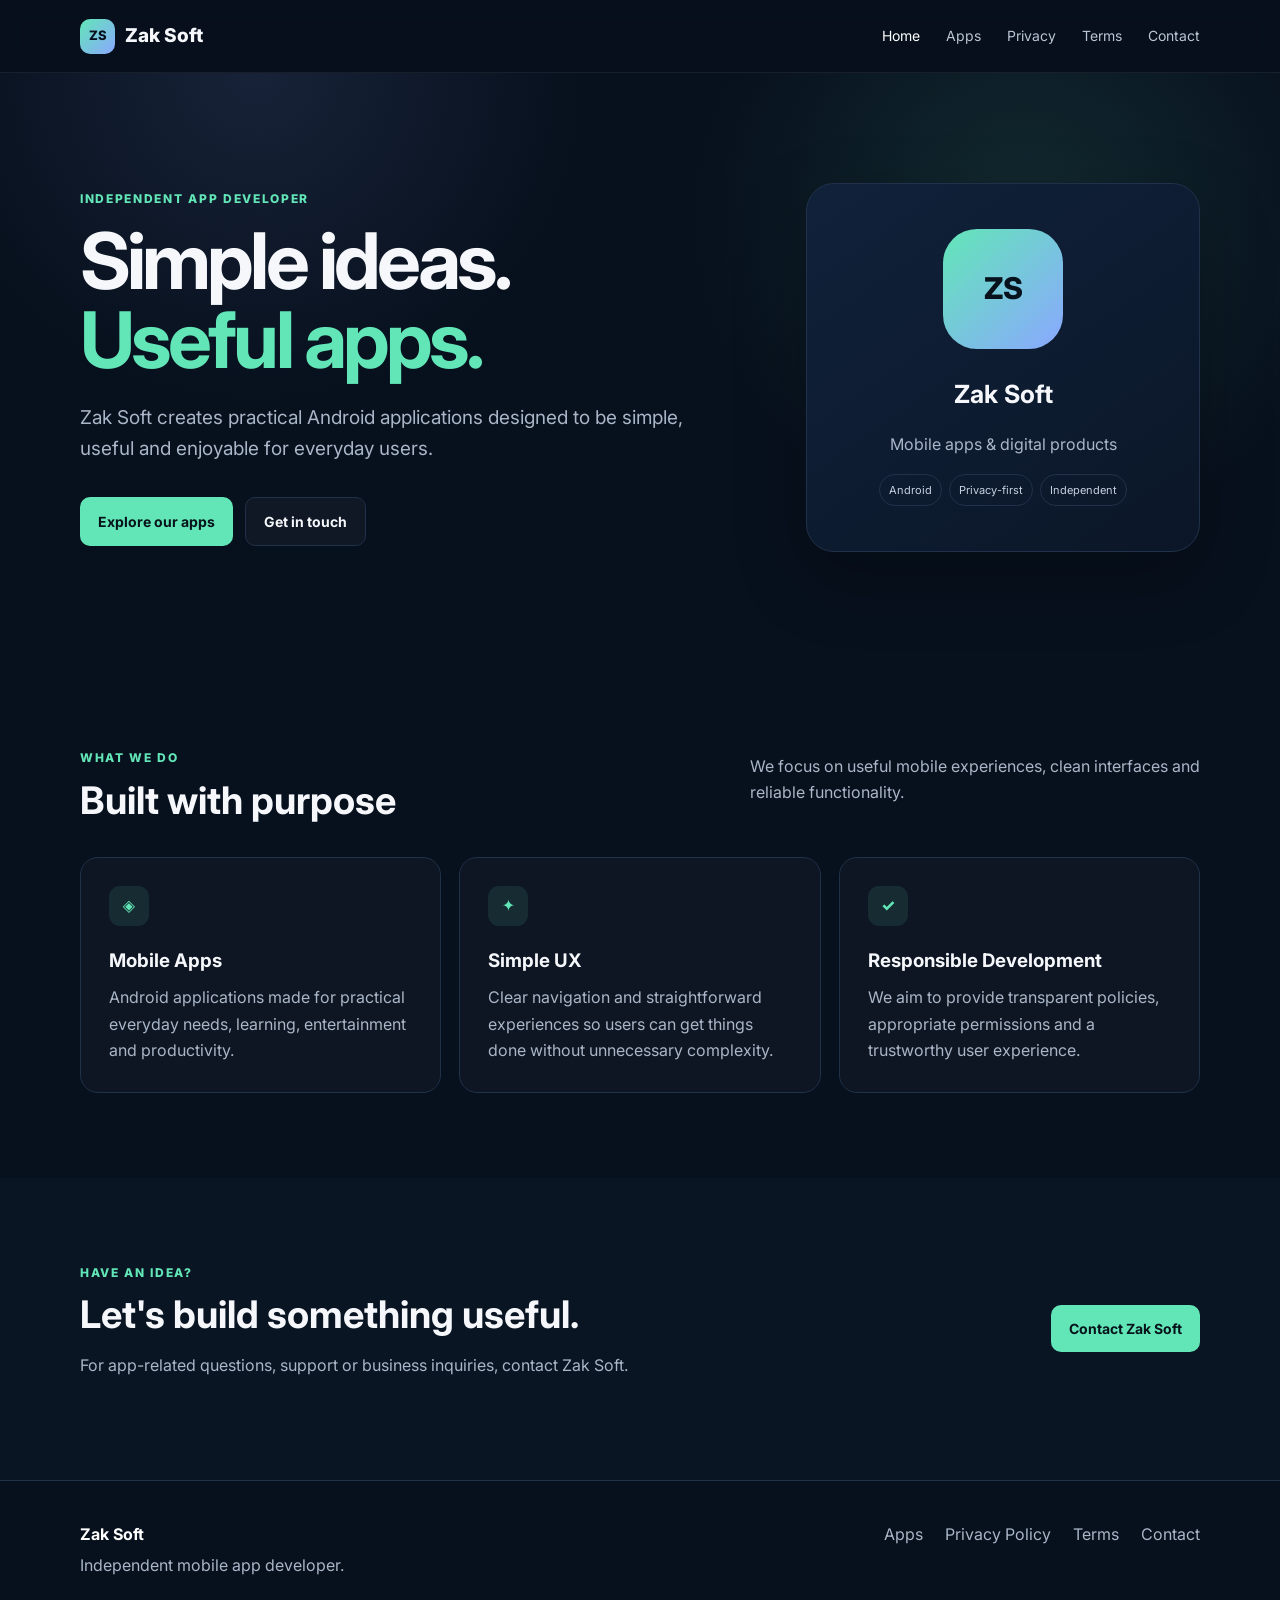
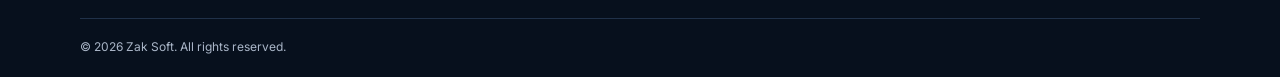
<file: index.html>
<!doctype html>
<html lang="en">
<head>
  <meta charset="utf-8">
  <meta name="viewport" content="width=device-width, initial-scale=1">
  <meta name="description" content="Zak Soft — independent software and mobile app developer.">
  <title>Zak Soft — Apps & Software</title>
  <link rel="stylesheet" href="assets/style.css">
</head>
<body>
<header class="site-header">
  <div class="container nav">
    <a class="brand" href="index.html"><span>ZS</span> Zak Soft</a>
    <button class="menu" aria-label="Open menu">☰</button>
    <nav>
      <a class="active" href="index.html">Home</a>
      <a href="apps.html">Apps</a>
      <a href="privacy.html">Privacy</a>
      <a href="terms.html">Terms</a>
      <a href="contact.html">Contact</a>
    </nav>
  </div>
</header>

<main>
<section class="hero">
  <div class="container hero-grid">
    <div>
      <div class="eyebrow">Independent app developer</div>
      <h1>Simple ideas.<br><span>Useful apps.</span></h1>
      <p class="lead">Zak Soft creates practical Android applications designed to be simple, useful and enjoyable for everyday users.</p>
      <div class="actions">
        <a class="btn primary" href="apps.html">Explore our apps</a>
        <a class="btn secondary" href="contact.html">Get in touch</a>
      </div>
    </div>
    <div class="hero-card">
      <div class="orb">ZS</div>
      <h3>Zak Soft</h3>
      <p>Mobile apps & digital products</p>
      <div class="mini-row"><span>Android</span><span>Privacy-first</span><span>Independent</span></div>
    </div>
  </div>
</section>

<section class="section">
  <div class="container">
    <div class="section-head">
      <div><div class="eyebrow">What we do</div><h2>Built with purpose</h2></div>
      <p>We focus on useful mobile experiences, clean interfaces and reliable functionality.</p>
    </div>
    <div class="cards three">
      <article class="card"><div class="icon">◈</div><h3>Mobile Apps</h3><p>Android applications made for practical everyday needs, learning, entertainment and productivity.</p></article>
      <article class="card"><div class="icon">✦</div><h3>Simple UX</h3><p>Clear navigation and straightforward experiences so users can get things done without unnecessary complexity.</p></article>
      <article class="card"><div class="icon">✓</div><h3>Responsible Development</h3><p>We aim to provide transparent policies, appropriate permissions and a trustworthy user experience.</p></article>
    </div>
  </div>
</section>

<section class="section soft">
  <div class="container cta">
    <div><div class="eyebrow">Have an idea?</div><h2>Let's build something useful.</h2><p>For app-related questions, support or business inquiries, contact Zak Soft.</p></div>
    <a class="btn primary" href="contact.html">Contact Zak Soft</a>
  </div>
</section>
</main>

<footer><div class="container footer-grid"><div><strong>Zak Soft</strong><p>Independent mobile app developer.</p></div><div class="footer-links"><a href="apps.html">Apps</a><a href="privacy.html">Privacy Policy</a><a href="terms.html">Terms</a><a href="contact.html">Contact</a></div></div><div class="container copyright">© 2026 Zak Soft. All rights reserved.</div></footer>
<script src="assets/script.js"></script>
</body>
</html>
</file>
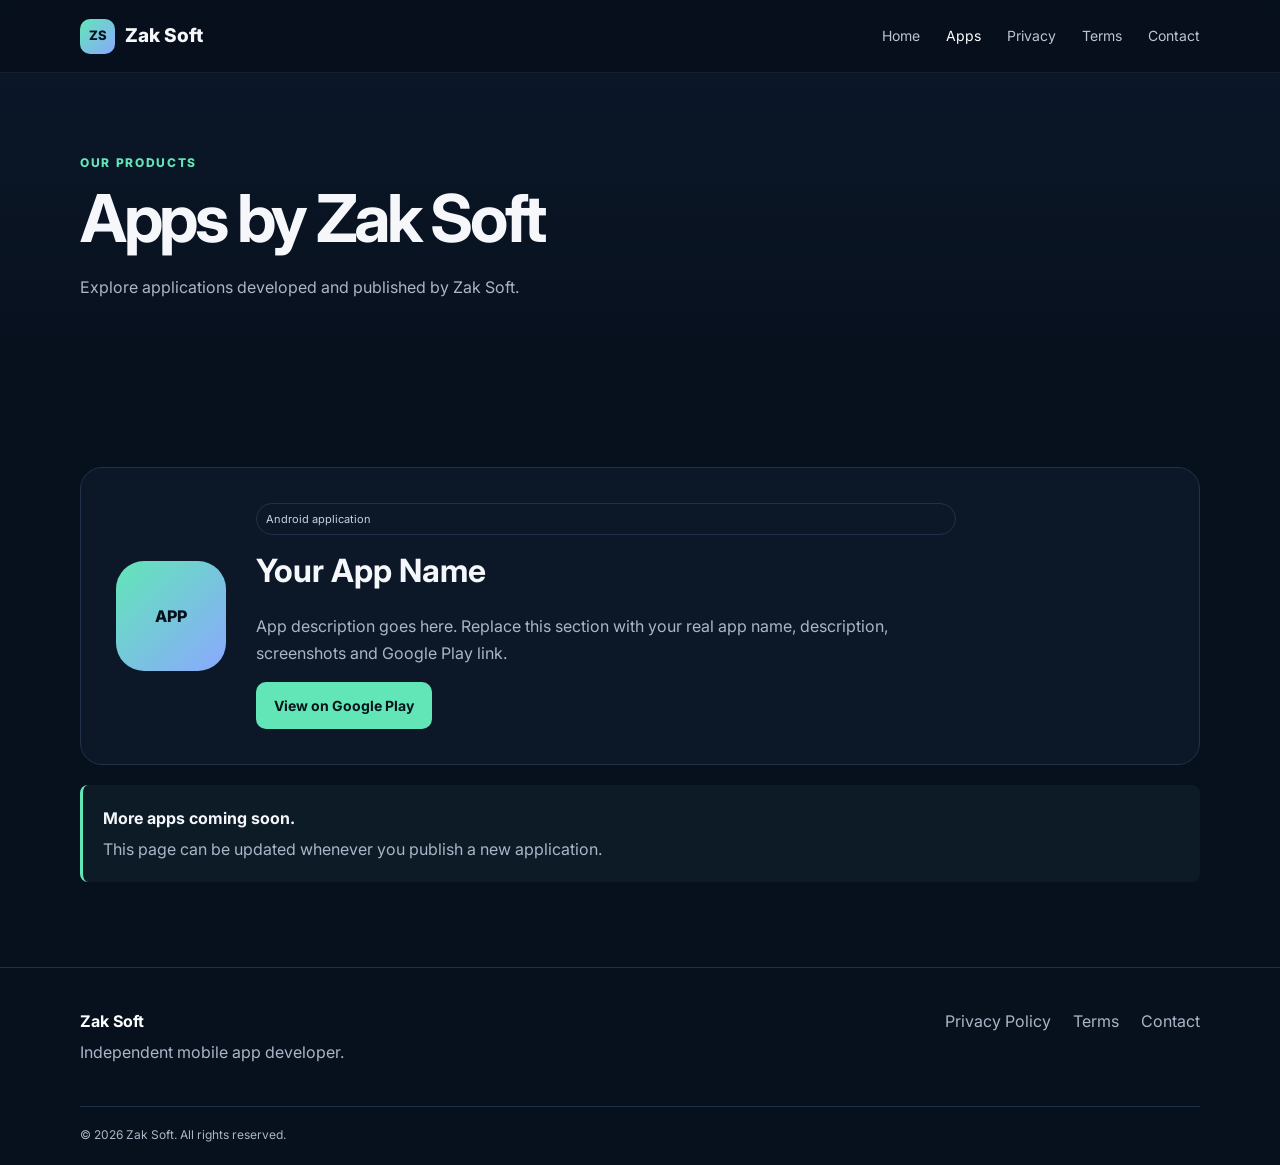
<file: apps.html>
<!doctype html>
<html lang="en"><head><meta charset="utf-8"><meta name="viewport" content="width=device-width, initial-scale=1"><meta name="description" content="Apps developed by Zak Soft."><title>Apps — Zak Soft</title><link rel="stylesheet" href="assets/style.css"></head>
<body>
<header class="site-header"><div class="container nav"><a class="brand" href="index.html"><span>ZS</span> Zak Soft</a><button class="menu" aria-label="Open menu">☰</button><nav><a href="index.html">Home</a><a class="active" href="apps.html">Apps</a><a href="privacy.html">Privacy</a><a href="terms.html">Terms</a><a href="contact.html">Contact</a></nav></div></header>
<main><section class="page-hero"><div class="container"><div class="eyebrow">Our products</div><h1>Apps by Zak Soft</h1><p>Explore applications developed and published by Zak Soft.</p></div></section>
<section class="section"><div class="container"><div class="app-card"><div class="app-logo">APP</div><div class="app-info"><div class="tag">Android application</div><h2>Your App Name</h2><p>App description goes here. Replace this section with your real app name, description, screenshots and Google Play link.</p><a class="btn primary" href="#" aria-label="Google Play link placeholder">View on Google Play</a></div></div>
<div class="notice"><strong>More apps coming soon.</strong><p>This page can be updated whenever you publish a new application.</p></div></div></section></main>
<footer><div class="container footer-grid"><div><strong>Zak Soft</strong><p>Independent mobile app developer.</p></div><div class="footer-links"><a href="privacy.html">Privacy Policy</a><a href="terms.html">Terms</a><a href="contact.html">Contact</a></div></div><div class="container copyright">© 2026 Zak Soft. All rights reserved.</div></footer><script src="assets/script.js"></script></body></html>
</file>
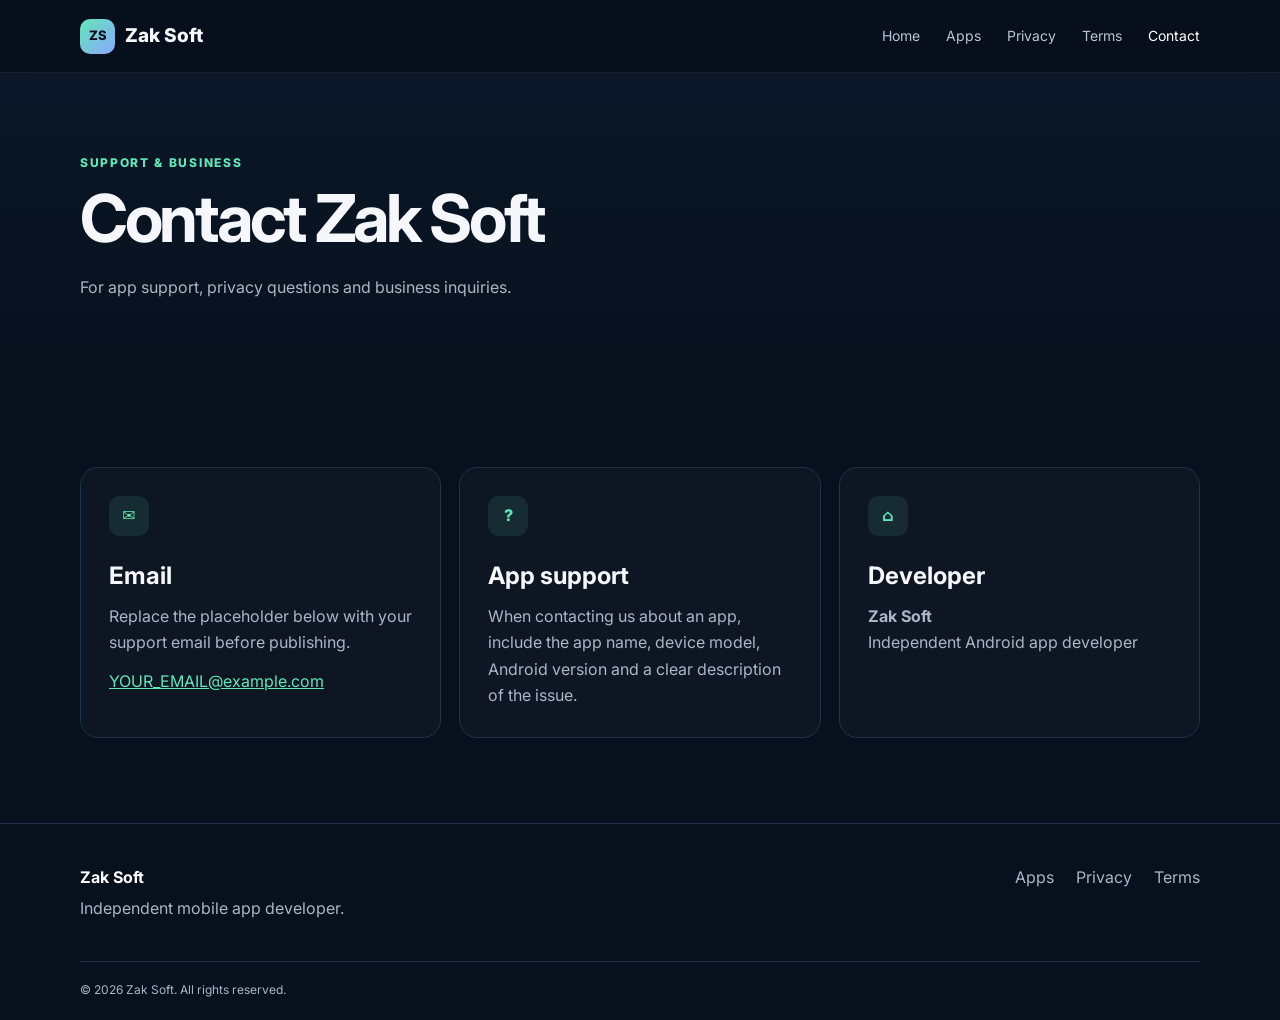
<file: contact.html>
<!doctype html>
<html lang="en"><head><meta charset="utf-8"><meta name="viewport" content="width=device-width, initial-scale=1"><meta name="description" content="Contact Zak Soft."><title>Contact — Zak Soft</title><link rel="stylesheet" href="assets/style.css"></head>
<body>
<header class="site-header"><div class="container nav"><a class="brand" href="index.html"><span>ZS</span> Zak Soft</a><button class="menu" aria-label="Open menu">☰</button><nav><a href="index.html">Home</a><a href="apps.html">Apps</a><a href="privacy.html">Privacy</a><a href="terms.html">Terms</a><a class="active" href="contact.html">Contact</a></nav></div></header>
<main><section class="page-hero"><div class="container"><div class="eyebrow">Support & business</div><h1>Contact Zak Soft</h1><p>For app support, privacy questions and business inquiries.</p></div></section>
<section class="section"><div class="container contact-grid">
<div class="card"><div class="icon">✉</div><h2>Email</h2><p>Replace the placeholder below with your support email before publishing.</p><a class="contact-link" href="mailto:YOUR_EMAIL@example.com">YOUR_EMAIL@example.com</a></div>
<div class="card"><div class="icon">?</div><h2>App support</h2><p>When contacting us about an app, include the app name, device model, Android version and a clear description of the issue.</p></div>
<div class="card"><div class="icon">⌂</div><h2>Developer</h2><p><strong>Zak Soft</strong><br>Independent Android app developer</p></div>
</div></div></section></main>
<footer><div class="container footer-grid"><div><strong>Zak Soft</strong><p>Independent mobile app developer.</p></div><div class="footer-links"><a href="apps.html">Apps</a><a href="privacy.html">Privacy</a><a href="terms.html">Terms</a></div></div><div class="container copyright">© 2026 Zak Soft. All rights reserved.</div></footer><script src="assets/script.js"></script></body></html>
</file>
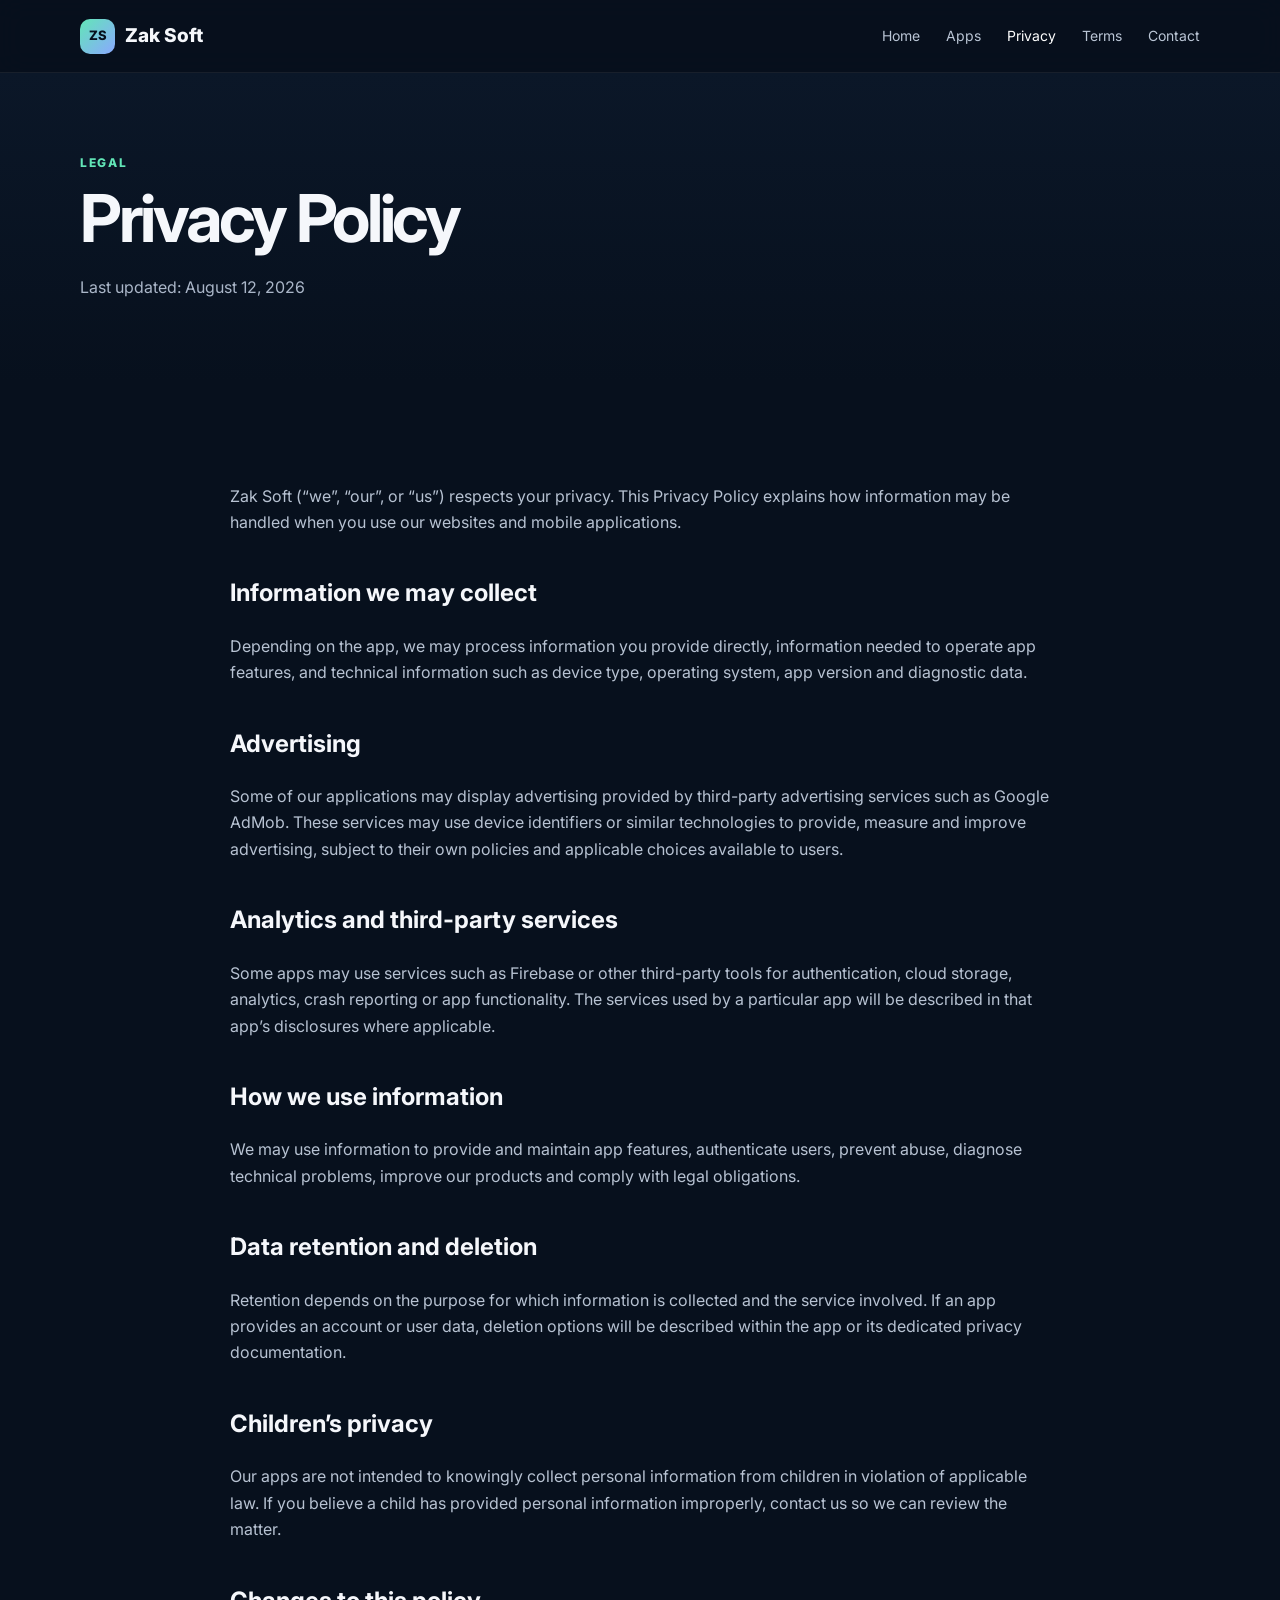
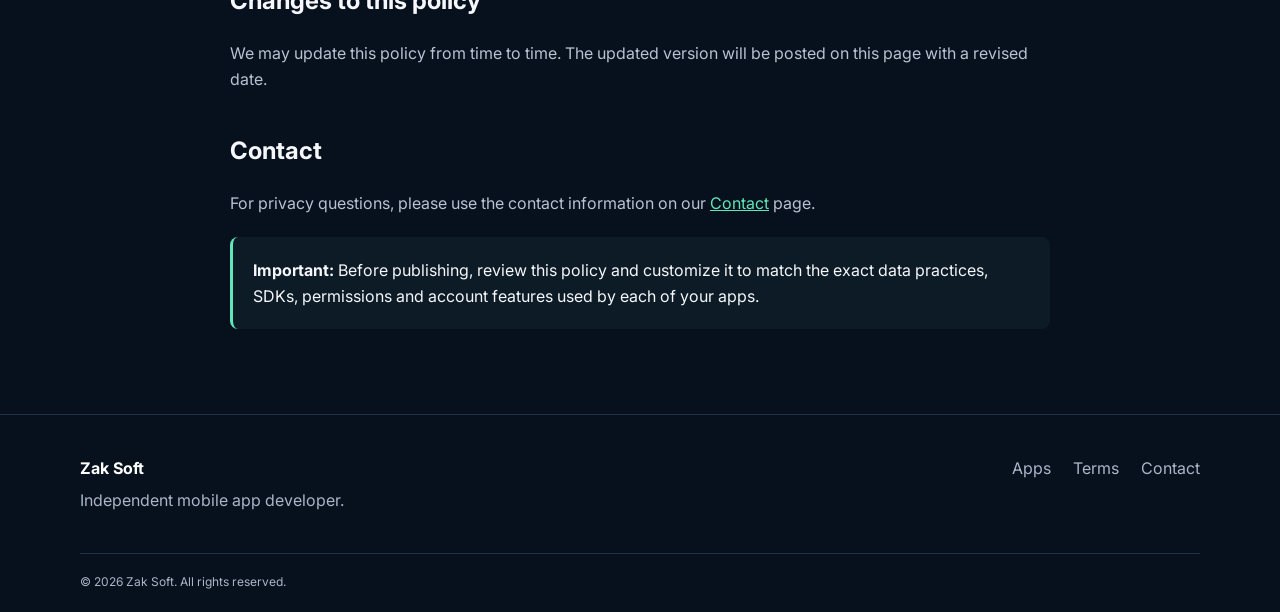
<file: privacy.html>
<!doctype html>
<html lang="en"><head><meta charset="utf-8"><meta name="viewport" content="width=device-width, initial-scale=1"><meta name="description" content="Zak Soft Privacy Policy."><title>Privacy Policy — Zak Soft</title><link rel="stylesheet" href="assets/style.css"></head>
<body>
<header class="site-header"><div class="container nav"><a class="brand" href="index.html"><span>ZS</span> Zak Soft</a><button class="menu" aria-label="Open menu">☰</button><nav><a href="index.html">Home</a><a href="apps.html">Apps</a><a class="active" href="privacy.html">Privacy</a><a href="terms.html">Terms</a><a href="contact.html">Contact</a></nav></div></header>
<main><section class="page-hero"><div class="container"><div class="eyebrow">Legal</div><h1>Privacy Policy</h1><p>Last updated: August 12, 2026</p></div></section>
<section class="section"><div class="container legal">
<p>Zak Soft (“we”, “our”, or “us”) respects your privacy. This Privacy Policy explains how information may be handled when you use our websites and mobile applications.</p>
<h2>Information we may collect</h2><p>Depending on the app, we may process information you provide directly, information needed to operate app features, and technical information such as device type, operating system, app version and diagnostic data.</p>
<h2>Advertising</h2><p>Some of our applications may display advertising provided by third-party advertising services such as Google AdMob. These services may use device identifiers or similar technologies to provide, measure and improve advertising, subject to their own policies and applicable choices available to users.</p>
<h2>Analytics and third-party services</h2><p>Some apps may use services such as Firebase or other third-party tools for authentication, cloud storage, analytics, crash reporting or app functionality. The services used by a particular app will be described in that app’s disclosures where applicable.</p>
<h2>How we use information</h2><p>We may use information to provide and maintain app features, authenticate users, prevent abuse, diagnose technical problems, improve our products and comply with legal obligations.</p>
<h2>Data retention and deletion</h2><p>Retention depends on the purpose for which information is collected and the service involved. If an app provides an account or user data, deletion options will be described within the app or its dedicated privacy documentation.</p>
<h2>Children’s privacy</h2><p>Our apps are not intended to knowingly collect personal information from children in violation of applicable law. If you believe a child has provided personal information improperly, contact us so we can review the matter.</p>
<h2>Changes to this policy</h2><p>We may update this policy from time to time. The updated version will be posted on this page with a revised date.</p>
<h2>Contact</h2><p>For privacy questions, please use the contact information on our <a href="contact.html">Contact</a> page.</p>
<div class="notice"><strong>Important:</strong> Before publishing, review this policy and customize it to match the exact data practices, SDKs, permissions and account features used by each of your apps.</div>
</div></section></main>
<footer><div class="container footer-grid"><div><strong>Zak Soft</strong><p>Independent mobile app developer.</p></div><div class="footer-links"><a href="apps.html">Apps</a><a href="terms.html">Terms</a><a href="contact.html">Contact</a></div></div><div class="container copyright">© 2026 Zak Soft. All rights reserved.</div></footer><script src="assets/script.js"></script></body></html>
</file>
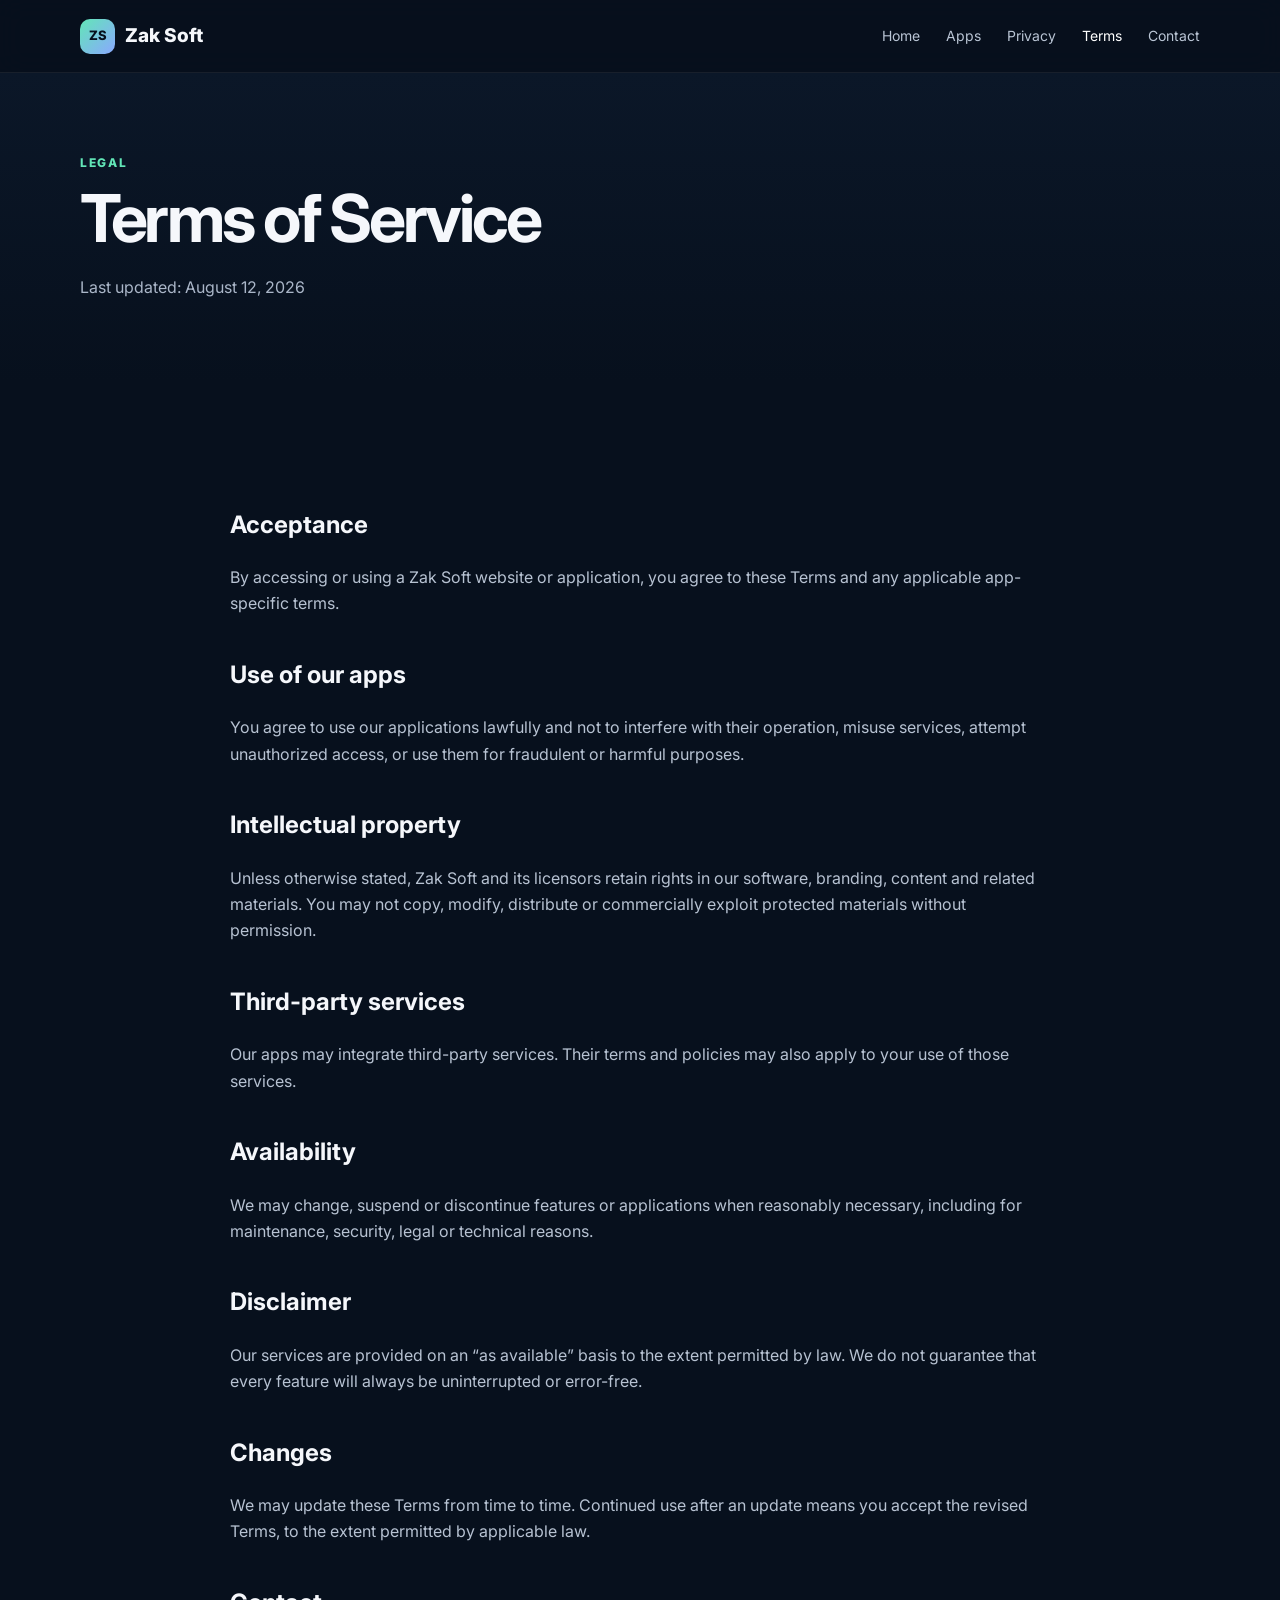
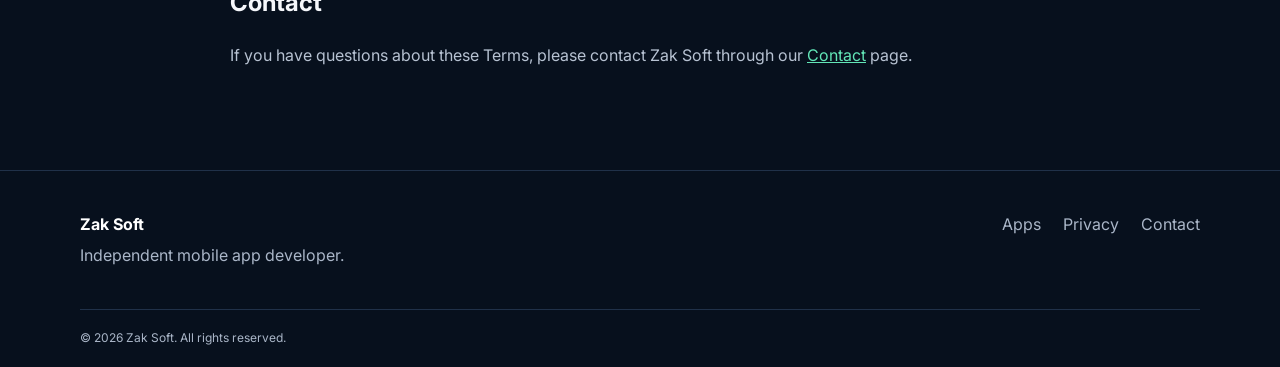
<file: terms.html>
<!doctype html>
<html lang="en"><head><meta charset="utf-8"><meta name="viewport" content="width=device-width, initial-scale=1"><meta name="description" content="Zak Soft Terms of Service."><title>Terms — Zak Soft</title><link rel="stylesheet" href="assets/style.css"></head>
<body>
<header class="site-header"><div class="container nav"><a class="brand" href="index.html"><span>ZS</span> Zak Soft</a><button class="menu" aria-label="Open menu">☰</button><nav><a href="index.html">Home</a><a href="apps.html">Apps</a><a href="privacy.html">Privacy</a><a class="active" href="terms.html">Terms</a><a href="contact.html">Contact</a></nav></div></header>
<main><section class="page-hero"><div class="container"><div class="eyebrow">Legal</div><h1>Terms of Service</h1><p>Last updated: August 12, 2026</p></div></section>
<section class="section"><div class="container legal">
<h2>Acceptance</h2><p>By accessing or using a Zak Soft website or application, you agree to these Terms and any applicable app-specific terms.</p>
<h2>Use of our apps</h2><p>You agree to use our applications lawfully and not to interfere with their operation, misuse services, attempt unauthorized access, or use them for fraudulent or harmful purposes.</p>
<h2>Intellectual property</h2><p>Unless otherwise stated, Zak Soft and its licensors retain rights in our software, branding, content and related materials. You may not copy, modify, distribute or commercially exploit protected materials without permission.</p>
<h2>Third-party services</h2><p>Our apps may integrate third-party services. Their terms and policies may also apply to your use of those services.</p>
<h2>Availability</h2><p>We may change, suspend or discontinue features or applications when reasonably necessary, including for maintenance, security, legal or technical reasons.</p>
<h2>Disclaimer</h2><p>Our services are provided on an “as available” basis to the extent permitted by law. We do not guarantee that every feature will always be uninterrupted or error-free.</p>
<h2>Changes</h2><p>We may update these Terms from time to time. Continued use after an update means you accept the revised Terms, to the extent permitted by applicable law.</p>
<h2>Contact</h2><p>If you have questions about these Terms, please contact Zak Soft through our <a href="contact.html">Contact</a> page.</p>
</div></section></main>
<footer><div class="container footer-grid"><div><strong>Zak Soft</strong><p>Independent mobile app developer.</p></div><div class="footer-links"><a href="apps.html">Apps</a><a href="privacy.html">Privacy</a><a href="contact.html">Contact</a></div></div><div class="container copyright">© 2026 Zak Soft. All rights reserved.</div></footer><script src="assets/script.js"></script></body></html>
</file>
<file: assets/style.css>
@import url('https://fonts.googleapis.com/css2?family=Inter:wght@400;500;600;700;800&display=swap');
:root{--bg:#08111f;--panel:#0e1b2d;--text:#f5f7fb;--muted:#aab6c8;--line:#203149;--accent:#62e6b7;--accent2:#8aa8ff;--white:#fff}
*{box-sizing:border-box}html{scroll-behavior:smooth}body{margin:0;font-family:Inter,system-ui,sans-serif;background:#07101d;color:var(--text);line-height:1.65}a{color:inherit;text-decoration:none}.container{width:min(1120px,calc(100% - 40px));margin:auto}
.site-header{position:sticky;top:0;z-index:20;background:rgba(7,16,29,.86);backdrop-filter:blur(14px);border-bottom:1px solid rgba(255,255,255,.07)}.nav{height:72px;display:flex;align-items:center;justify-content:space-between}.brand{display:flex;align-items:center;gap:10px;font-weight:800;font-size:19px}.brand span{display:grid;place-items:center;width:35px;height:35px;border-radius:10px;background:linear-gradient(135deg,var(--accent),var(--accent2));color:#06111d;font-size:13px}.nav nav{display:flex;gap:26px;color:#bac5d5;font-size:14px}.nav nav a:hover,.nav nav .active{color:#fff}.menu{display:none;background:none;border:0;color:#fff;font-size:25px}
.hero{padding:110px 0 100px;background:radial-gradient(circle at 80% 25%,rgba(98,230,183,.12),transparent 30%),radial-gradient(circle at 20% 0,rgba(138,168,255,.12),transparent 28%)}.hero-grid{display:grid;grid-template-columns:1.25fr .75fr;gap:70px;align-items:center}.eyebrow{color:var(--accent);font-size:12px;font-weight:800;text-transform:uppercase;letter-spacing:.14em;margin-bottom:12px}.hero h1,.page-hero h1{font-size:clamp(45px,7vw,78px);line-height:1.02;letter-spacing:-.05em;margin:0 0 22px}.hero h1 span{color:var(--accent)}.lead{font-size:19px;color:var(--muted);max-width:650px}.actions{display:flex;gap:12px;margin-top:32px;flex-wrap:wrap}.btn{display:inline-flex;align-items:center;justify-content:center;padding:12px 18px;border-radius:10px;font-weight:700;font-size:14px}.primary{background:var(--accent);color:#06131a}.secondary{border:1px solid var(--line);background:rgba(255,255,255,.03)}.hero-card{background:linear-gradient(145deg,#10213a,#0b1728);border:1px solid var(--line);border-radius:28px;padding:45px 32px;text-align:center;box-shadow:0 25px 70px rgba(0,0,0,.25)}.orb{width:120px;height:120px;margin:0 auto 25px;border-radius:34px;display:grid;place-items:center;font-size:30px;font-weight:800;color:#07121c;background:linear-gradient(135deg,var(--accent),var(--accent2))}.hero-card h3{font-size:25px;margin:0}.hero-card p{color:var(--muted)}.mini-row{display:flex;justify-content:center;gap:7px;flex-wrap:wrap}.mini-row span,.tag{font-size:11px;padding:6px 9px;border-radius:100px;border:1px solid var(--line);color:#c6d1e1}
.section{padding:85px 0}.soft{background:#0a1524}.section-head{display:flex;justify-content:space-between;gap:40px;align-items:end;margin-bottom:35px}.section-head h2,.cta h2{font-size:38px;line-height:1.1;margin:0}.section-head>p{max-width:450px;color:var(--muted)}.cards{display:grid;gap:18px}.three{grid-template-columns:repeat(3,1fr)}.card{padding:28px;border:1px solid var(--line);background:rgba(255,255,255,.025);border-radius:18px}.icon{width:40px;height:40px;border-radius:11px;display:grid;place-items:center;background:rgba(98,230,183,.1);color:var(--accent);font-weight:800;margin-bottom:20px}.card h3,.card h2{margin:0 0 8px}.card p{color:var(--muted);margin:0}.cta{display:flex;justify-content:space-between;align-items:center;gap:30px}.cta p{color:var(--muted)}.page-hero{padding:80px 0 65px;background:linear-gradient(180deg,#0b1728,#07101d)}.page-hero h1{font-size:clamp(42px,6vw,66px)}.page-hero p{color:var(--muted)}.app-card{display:flex;gap:30px;align-items:center;padding:35px;border:1px solid var(--line);border-radius:22px;background:#0c1828}.app-logo{flex:0 0 110px;width:110px;height:110px;border-radius:28px;display:grid;place-items:center;background:linear-gradient(135deg,var(--accent),var(--accent2));color:#06111d;font-weight:800}.app-info h2{font-size:32px;margin:10px 0}.app-info p{color:var(--muted);max-width:700px}.notice{margin-top:20px;padding:20px;border-left:3px solid var(--accent);background:rgba(98,230,183,.05);border-radius:8px}.notice p{color:var(--muted);margin:4px 0 0}.legal{max-width:820px}.legal h2{margin-top:38px}.legal p{color:#b7c2d2}.legal a,.contact-link{color:var(--accent);text-decoration:underline}.contact-grid{display:grid;grid-template-columns:repeat(3,1fr);gap:18px}.contact-link{display:inline-block;margin-top:12px;word-break:break-all}
footer{border-top:1px solid var(--line);padding:40px 0 20px;color:var(--muted)}.footer-grid{display:flex;justify-content:space-between;gap:30px}.footer-grid strong{color:#fff}.footer-grid p{margin:5px 0}.footer-links{display:flex;gap:22px;flex-wrap:wrap}.copyright{font-size:12px;margin-top:35px;padding-top:18px;border-top:1px solid var(--line)}
@media(max-width:760px){.container{width:min(100% - 28px,1120px)}.nav{height:64px}.nav nav{display:none;position:absolute;top:64px;left:0;right:0;background:#081321;padding:18px 20px;flex-direction:column;gap:15px;border-bottom:1px solid var(--line)}.nav nav.open{display:flex}.menu{display:block}.hero{padding:75px 0}.hero-grid{grid-template-columns:1fr;gap:40px}.hero h1{font-size:50px}.section{padding:60px 0}.section-head,.cta,.footer-grid{display:block}.three,.contact-grid{grid-template-columns:1fr}.section-head>p{margin-top:15px}.app-card{display:block}.app-logo{margin-bottom:25px}.footer-links{margin-top:20px}}
</file>
